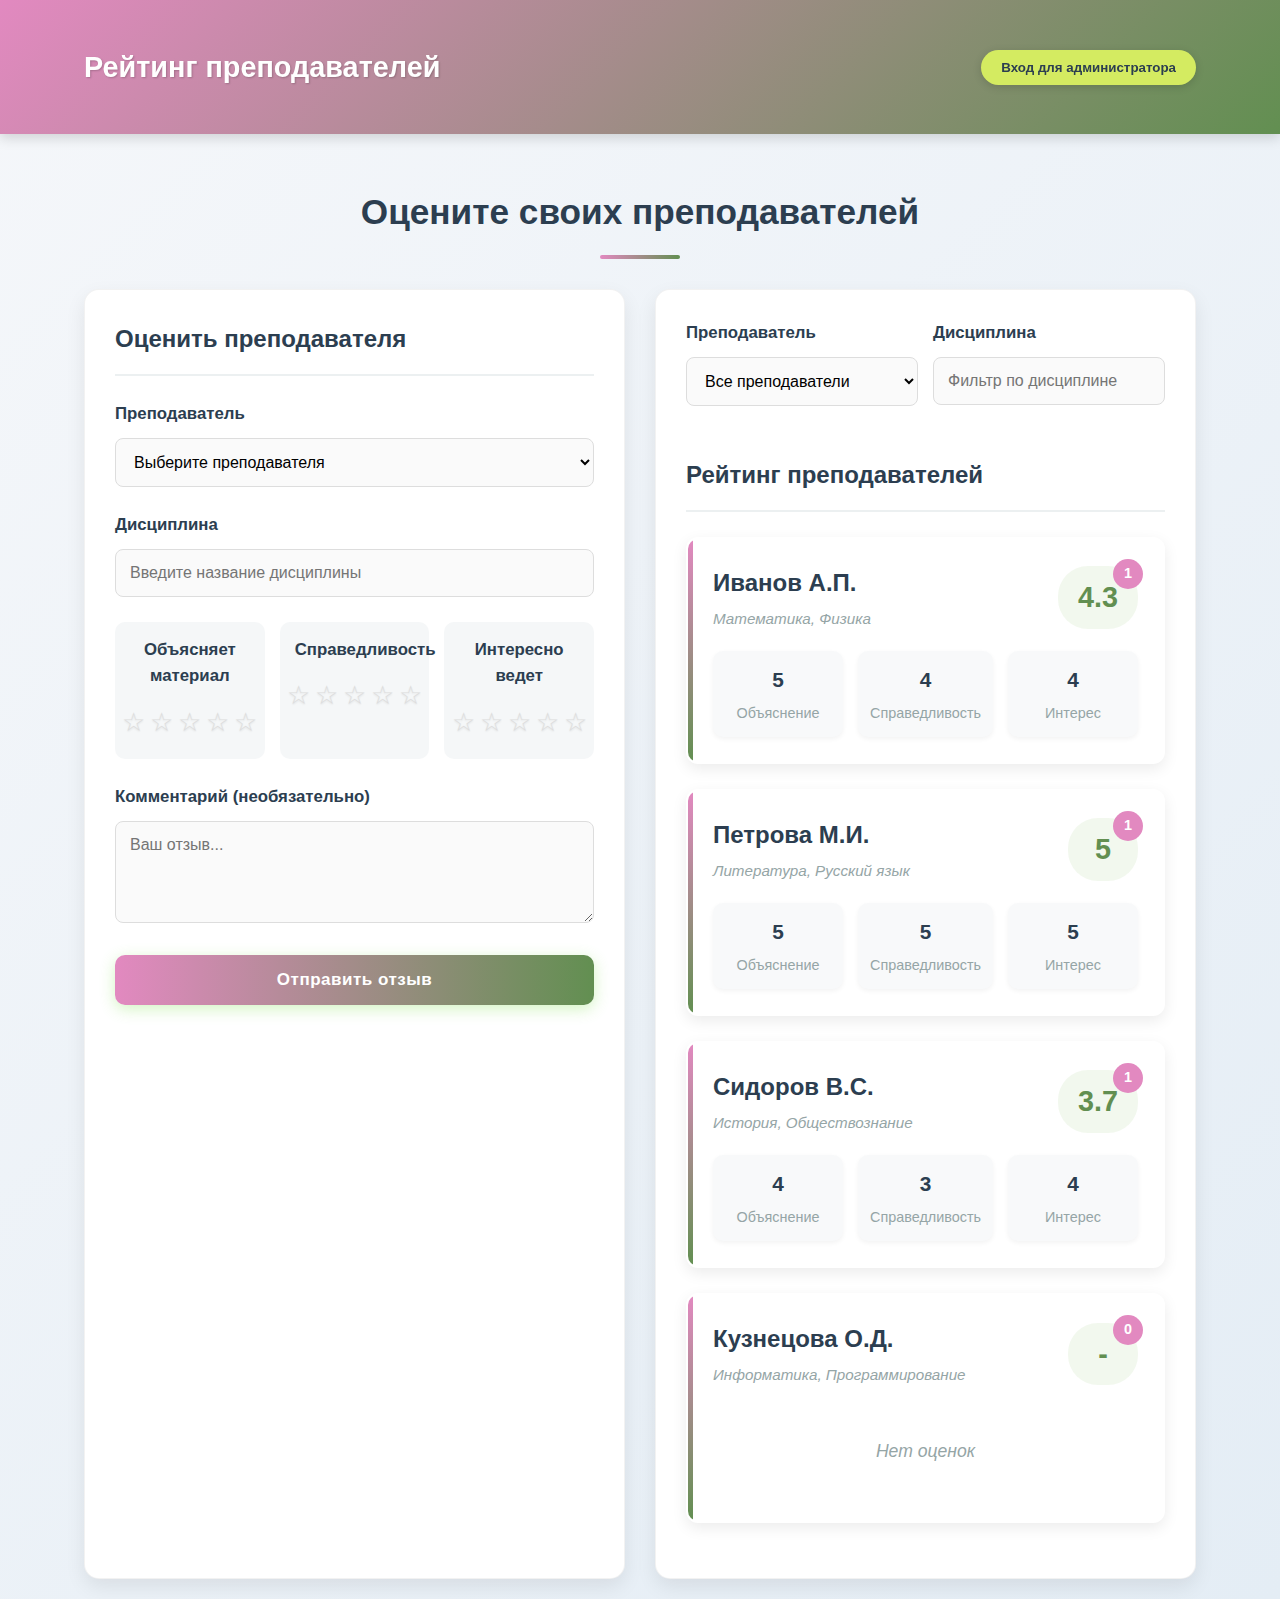
<file: Сайтик 2.0/index.html>
<!DOCTYPE html>
<html lang="ru">
<head>
    <meta charset="UTF-8">
    <meta name="viewport" content="width=device-width, initial-scale=1.0">
    <title>Рейтинг преподавателей</title>
    <link rel="stylesheet" href="style.css">
</head>
<body>
    <header>
        <div class="container header-content">
            <h1>Рейтинг преподавателей</h1>
            <button class="admin-btn" id="adminBtn">Вход для администратора</button>
        </div>
    </header>
    
    <div class="container">
        <h2 class="page-title">Оцените своих преподавателей</h2>
        
        <div class="main-content">
            <div class="card">
                <h2>Оценить преподавателя</h2>
                <form id="reviewForm">
                    <div class="form-group">
                        <label for="teacher">Преподаватель</label>
                        <select id="teacher" required>
                            <option value="">Выберите преподавателя</option>
                            <option value="1">Иванов А.П. (Математика, Физика)</option>
                            <option value="2">Петрова М.И. (Литература, Русский язык)</option>
                            <option value="3">Сидоров В.С. (История, Обществознание)</option>
                            <option value="4">Кузнецова О.Д. (Информатика, Программирование)</option>
                        </select>
                        <div id="teacherDisciplines" style="margin-top: 8px; font-size: 0.9rem; color: var(--gray); display: none;">
                            Ведет дисциплины: <span id="disciplinesList"></span>
                        </div>
                    </div>
                    
                    <div class="form-group">
                        <label for="discipline">Дисциплина</label>
                        <input type="text" id="discipline" placeholder="Введите название дисциплины" required>
                    </div>
                    
                    <div class="rating-container">
                        <div class="rating-item">
                            <label>Объясняет материал</label>
                            <div class="stars" id="clarityStars">
                                <span class="star" data-value="1">☆</span>
                                <span class="star" data-value="2">☆</span>
                                <span class="star" data-value="3">☆</span>
                                <span class="star" data-value="4">☆</span>
                                <span class="star" data-value="5">☆</span>
                            </div>
                            <input type="hidden" id="clarityRating" value="0" required>
                        </div>
                        
                        <div class="rating-item">
                            <label>Справедливость</label>
                            <div class="stars" id="fairnessStars">
                                <span class="star" data-value="1">☆</span>
                                <span class="star" data-value="2">☆</span>
                                <span class="star" data-value="3">☆</span>
                                <span class="star" data-value="4">☆</span>
                                <span class="star" data-value="5">☆</span>
                            </div>
                            <input type="hidden" id="fairnessRating" value="0" required>
                        </div>
                        
                        <div class="rating-item">
                            <label>Интересно ведет</label>
                            <div class="stars" id="engagementStars">
                                <span class="star" data-value="1">☆</span>
                                <span class="star" data-value="2">☆</span>
                                <span class="star" data-value="3">☆</span>
                                <span class="star" data-value="4">☆</span>
                                <span class="star" data-value="5">☆</span>
                            </div>
                            <input type="hidden" id="engagementRating" value="0" required>
                        </div>
                    </div>
                    
                    <div class="form-group">
                        <label for="comment">Комментарий (необязательно)</label>
                        <textarea id="comment" rows="4" placeholder="Ваш отзыв..."></textarea>
                    </div>
                    
                    <button type="submit" class="submit-btn">Отправить отзыв</button>
                </form>
            </div>
            
            <div class="card">
                <div class="filters">
                    <div class="form-group">
                        <label for="filterTeacher">Преподаватель</label>
                        <select id="filterTeacher">
                            <option value="">Все преподаватели</option>
                            <option value="1">Иванов А.П.</option>
                            <option value="2">Петрова М.И.</option>
                            <option value="3">Сидоров В.С.</option>
                            <option value="4">Кузнецова О.Д.</option>
                        </select>
                    </div>
                    
                    <div class="form-group">
                        <label for="filterDiscipline">Дисциплина</label>
                        <input type="text" id="filterDiscipline" placeholder="Фильтр по дисциплине">
                    </div>
                </div>
                
                <h2>Рейтинг преподавателей</h2>
                <div id="teachersList">
                    <!-- Преподаватели будут загружены через JavaScript -->
                </div>
            </div>
        </div>
    </div>
    
    <!-- Панель администратора -->
    <div class="admin-panel" id="adminPanel">
        <div class="admin-content">
            <div class="admin-header">
                <h3 class="admin-title">Панель модерации отзывов</h3>
                <button class="close-admin" id="closeAdmin">×</button>
            </div>
            
            <div id="adminContent">
                <!-- Контент будет загружен через JavaScript -->
            </div>
        </div>
    </div>
    
    <!-- Toast сообщения -->
    <div class="toast" id="toast"></div>
    
    <script src="script.js"></script>
</body>
</html>
</file>
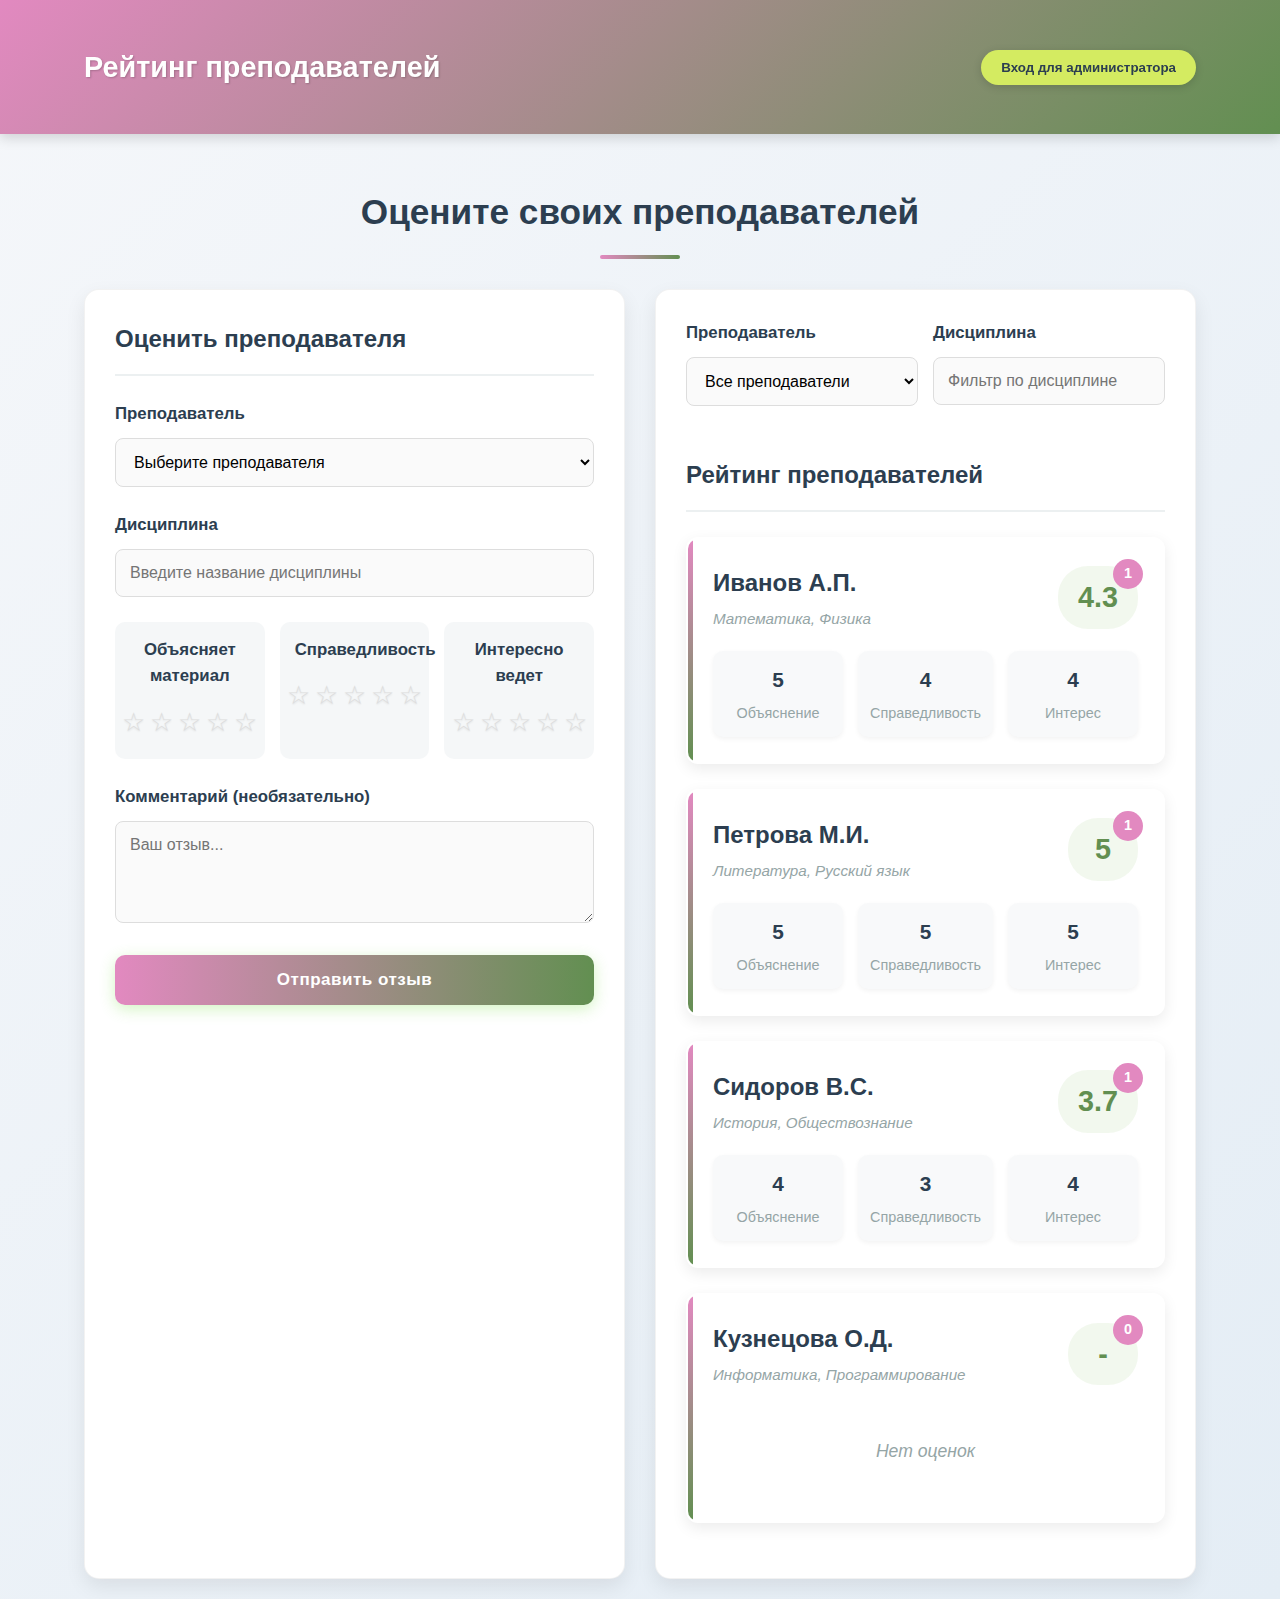
<file: Сайтик/index.html>
<!DOCTYPE html>
<html lang="ru">
<head>
    <meta charset="UTF-8">
    <meta name="viewport" content="width=device-width, initial-scale=1.0">
    <title>Рейтинг преподавателей</title>
    <link rel="stylesheet" href="style.css">
</head>
<body>
    <header>
        <div class="container header-content">
            <h1>Рейтинг преподавателей</h1>
            <button class="admin-btn" id="adminBtn">Вход для администратора</button>
        </div>
    </header>
    
    <div class="container">
        <h2 class="page-title">Оцените своих преподавателей</h2>
        
        <div class="main-content">
            <div class="card">
                <h2>Оценить преподавателя</h2>
                <form id="reviewForm">
                    <div class="form-group">
                        <label for="teacher">Преподаватель</label>
                        <select id="teacher" required>
                            <option value="">Выберите преподавателя</option>
                            <option value="1">Иванов А.П. (Математика, Физика)</option>
                            <option value="2">Петрова М.И. (Литература, Русский язык)</option>
                            <option value="3">Сидоров В.С. (История, Обществознание)</option>
                            <option value="4">Кузнецова О.Д. (Информатика, Программирование)</option>
                        </select>
                        <div id="teacherDisciplines" style="margin-top: 8px; font-size: 0.9rem; color: var(--gray); display: none;">
                            Ведет дисциплины: <span id="disciplinesList"></span>
                        </div>
                        <div class="time-limit-message" id="timeLimitMessage">
                            Вы сможете отправить следующий отзыв для этого преподавателя через: <span id="timer">30:00</span>
                        </div>
                    </div>
                    
                    <div class="form-group">
                        <label for="discipline">Дисциплина</label>
                        <input type="text" id="discipline" placeholder="Введите название дисциплины" required>
                    </div>
                    
                    <div class="rating-container">
                        <div class="rating-item">
                            <label>Объясняет материал</label>
                            <div class="stars" id="clarityStars">
                                <span class="star" data-value="1">☆</span>
                                <span class="star" data-value="2">☆</span>
                                <span class="star" data-value="3">☆</span>
                                <span class="star" data-value="4">☆</span>
                                <span class="star" data-value="5">☆</span>
                            </div>
                            <input type="hidden" id="clarityRating" value="0" required>
                        </div>
                        
                        <div class="rating-item">
                            <label>Справедливость</label>
                            <div class="stars" id="fairnessStars">
                                <span class="star" data-value="1">☆</span>
                                <span class="star" data-value="2">☆</span>
                                <span class="star" data-value="3">☆</span>
                                <span class="star" data-value="4">☆</span>
                                <span class="star" data-value="5">☆</span>
                            </div>
                            <input type="hidden" id="fairnessRating" value="0" required>
                        </div>
                        
                        <div class="rating-item">
                            <label>Интересно ведет</label>
                            <div class="stars" id="engagementStars">
                                <span class="star" data-value="1">☆</span>
                                <span class="star" data-value="2">☆</span>
                                <span class="star" data-value="3">☆</span>
                                <span class="star" data-value="4">☆</span>
                                <span class="star" data-value="5">☆</span>
                            </div>
                            <input type="hidden" id="engagementRating" value="0" required>
                        </div>
                    </div>
                    
                    <div class="form-group">
                        <label for="comment">Комментарий (необязательно)</label>
                        <textarea id="comment" rows="4" placeholder="Ваш отзыв..."></textarea>
                    </div>
                    
                    <button type="submit" class="submit-btn">Отправить отзыв</button>
                </form>
            </div>
            
            <div class="card">
                <div class="filters">
                    <div class="form-group">
                        <label for="filterTeacher">Преподаватель</label>
                        <select id="filterTeacher">
                            <option value="">Все преподаватели</option>
                            <option value="1">Иванов А.П.</option>
                            <option value="2">Петрова М.И.</option>
                            <option value="3">Сидоров В.С.</option>
                            <option value="4">Кузнецова О.Д.</option>
                        </select>
                    </div>
                    
                    <div class="form-group">
                        <label for="filterDiscipline">Дисциплина</label>
                        <input type="text" id="filterDiscipline" placeholder="Фильтр по дисциплине">
                    </div>
                </div>
                
                <h2>Рейтинг преподавателей</h2>
                <div id="teachersList">
                    <!-- Преподаватели в JavaScript -->
                </div>
            </div>
        </div>
    </div>
    
    <!-- Панель администратора -->
    <div class="admin-panel" id="adminPanel">
        <div class="admin-content">
            <div class="admin-header">
                <h3 class="admin-title">Панель модерации отзывов</h3>
                <button class="close-admin" id="closeAdmin">×</button>
            </div>
            
            <div id="adminContent">
                <!-- Контент в JavaScript -->
            </div>
        </div>
    </div>
    
    <!-- Toast сообщения -->
    <div class="toast" id="toast"></div>
    
    <script src="script.js"></script>
</body>
</html>
</file>
<file: Сайтик 2.0/style.css>
:root {
    --primary: #3498db;
    --secondary: #2ecc71;
    --danger: #e74c3c;
    --dark: #2c3e50;
    --light: #ecf0f1;
    --gray: #95a5a6;
    --purple: #9b59b6;
    --pink: #e289c0;
    --green: #628f51;
    --blue: #6aaec1;
    --gold: #d4eb61;
}

* {
    margin: 0;
    padding: 0;
    box-sizing: border-box;
    font-family: 'Segoe UI', Tahoma, Geneva, Verdana, sans-serif;
}

body {
    background: linear-gradient(135deg, #f5f7fa 0%, #e4edf5 100%);
    color: #333;
    line-height: 1.6;
    min-height: 100vh;
}

.container {
    width: 90%;
    max-width: 1200px;
    margin: 0 auto;
    padding: 20px;
}

header {
    background: linear-gradient(135deg, var(--pink), var(--green));
    color: white;
    padding: 1.5rem 0;
    box-shadow: 0 4px 12px rgba(0,0,0,0.15);
    position: sticky;
    top: 0;
    z-index: 100;
}

.header-content {
    display: flex;
    justify-content: space-between;
    align-items: center;
}

h1 {
    font-size: 1.8rem;
    font-weight: 700;
    text-shadow: 1px 1px 2px rgba(0,0,0,0.2);
}

.admin-btn {
    background-color: var(--gold);
    color: var(--dark);
    border: none;
    padding: 10px 20px;
    border-radius: 30px;
    cursor: pointer;
    font-weight: 600;
    transition: all 0.3s;
    box-shadow: 0 2px 8px rgba(0,0,0,0.15);
}

.admin-btn:hover {
    background-color: var(--gold);
    transform: translateY(-3px);
    box-shadow: 0 4px 12px rgba(0,0,0,0.2);
}

.main-content {
    display: grid;
    grid-template-columns: 1fr 1fr;
    gap: 30px;
    margin-top: 30px;
}

@media (max-width: 900px) {
    .main-content {
        grid-template-columns: 1fr;
    }
}

.card {
    background: white;
    border-radius: 15px;
    box-shadow: 0 8px 20px rgba(0,0,0,0.08);
    padding: 30px;
    transition: all 0.3s ease;
    border: 1px solid rgba(0,0,0,0.05);
}

.card:hover {
    transform: translateY(-8px);
    box-shadow: 0 12px 30px rgba(0,0,0,0.12);
}

.card h2 {
    color: var(--dark);
    margin-bottom: 25px;
    padding-bottom: 15px;
    border-bottom: 2px solid var(--light);
    font-size: 1.5rem;
}

.form-group {
    margin-bottom: 25px;
}

label {
    display: block;
    margin-bottom: 10px;
    font-weight: 600;
    color: var(--dark);
    font-size: 1.05rem;
}

select, input, textarea {
    width: 100%;
    padding: 14px;
    border: 1px solid #ddd;
    border-radius: 8px;
    font-size: 16px;
    transition: all 0.3s;
    background-color: #fafafa;
}

select:focus, input:focus, textarea:focus {
    border-color: var(--pink);
    outline: none;
    box-shadow: 0 0 0 3px rgba(219, 52, 163, 0.2);
    background-color: white;
}

.rating-container {
    display: flex;
    justify-content: space-between;
    margin-bottom: 25px;
    flex-wrap: wrap;
    gap: 15px;
}

.rating-item {
    text-align: center;
    flex: 1;
    min-width: 120px;
    padding: 15px;
    background: rgba(236, 240, 241, 0.5);
    border-radius: 10px;
    transition: all 0.3s;
}

.rating-item:hover {
    background: rgba(236, 240, 241, 0.9);
    transform: scale(1.03);
}

.rating-item label {
    display: block;
    margin-bottom: 12px;
    color: var(--dark);
}

.stars {
    display: flex;
    justify-content: center;
    gap: 5px;
}

.star {
    font-size: 26px;
    cursor: pointer;
    color: #ddd;
    transition: all 0.2s;
    text-shadow: 0 1px 2px rgba(0,0,0,0.1);
}

.star.active {
    color: var(--gold);
    text-shadow: 0 1px 3px rgba(241, 196, 15, 0.4);
}

.submit-btn {
    background: linear-gradient(to right, var(--pink), var(--green));
    color: white;
    border: none;
    padding: 15px 25px;
    width: 100%;
    border-radius: 10px;
    font-size: 17px;
    font-weight: 700;
    cursor: pointer;
    transition: all 0.3s;
    letter-spacing: 0.5px;
    box-shadow: 0 4px 15px rgba(110, 219, 52, 0.3);
}

.submit-btn:hover {
    transform: translateY(-3px);
    box-shadow: 0 6px 20px rgba(240, 83, 167, 0.4);
    background: linear-gradient(to right, var(--pink), var(--green));
}

.filters {
    display: flex;
    gap: 15px;
    margin-bottom: 25px;
    flex-wrap: wrap;
}

.filters .form-group {
    flex: 1;
    min-width: 200px;
}

.teacher-card {
    background: white;
    border-radius: 12px;
    box-shadow: 0 5px 15px rgba(0,0,0,0.08);
    padding: 25px;
    margin-bottom: 25px;
    transition: all 0.3s;
    cursor: pointer;
    border: 2px solid transparent;
    position: relative;
    overflow: hidden;
}

.teacher-card:hover {
    transform: translateX(8px);
    box-shadow: 0 8px 25px rgba(0,0,0,0.12);
    border-color: rgba(155, 89, 182, 0.2);
}

.teacher-card::before {
    content: "";
    position: absolute;
    top: 0;
    left: 0;
    width: 5px;
    height: 100%;
    background: linear-gradient(to bottom, var(--pink), var(--green));
}

.teacher-header {
    display: flex;
    justify-content: space-between;
    align-items: center;
    margin-bottom: 20px;
}

.teacher-name {
    font-size: 1.5rem;
    font-weight: 700;
    color: var(--dark);
}

.teacher-discipline {
    color: var(--gray);
    font-style: italic;
    margin-top: 5px;
    font-size: 0.95rem;
}

.avg-rating {
    font-size: 1.8rem;
    font-weight: 800;
    color: var(--green);
    background: rgba(131, 182, 89, 0.1);
    padding: 8px 20px;
    border-radius: 30px;
    min-width: 70px;
    text-align: center;
}

.rating-details {
    display: grid;
    grid-template-columns: repeat(3, 1fr);
    gap: 15px;
    margin-top: 20px;
}

.rating-detail {
    text-align: center;
    padding: 12px;
    background: #f8f9fa;
    border-radius: 10px;
    box-shadow: 0 2px 5px rgba(0,0,0,0.05);
    transition: all 0.3s;
}

.rating-detail:hover {
    transform: translateY(-3px);
    box-shadow: 0 5px 10px rgba(0,0,0,0.08);
}

.detail-value {
    font-size: 1.3rem;
    font-weight: 800;
    color: var(--dark);
    margin-bottom: 5px;
}

.detail-label {
    font-size: 0.9rem;
    color: var(--gray);
    font-weight: 500;
}

.admin-panel {
    position: fixed;
    top: 0;
    left: 0;
    width: 100%;
    height: 100%;
    background: rgba(0,0,0,0.85);
    display: flex;
    justify-content: center;
    align-items: center;
    z-index: 1000;
    display: none;
    backdrop-filter: blur(5px);
}

.admin-content {
    background: white;
    width: 90%;
    max-width: 900px;
    max-height: 90vh;
    border-radius: 15px;
    overflow: hidden;
    display: flex;
    flex-direction: column;
    box-shadow: 0 15px 50px rgba(0,0,0,0.3);
}

.admin-header {
    background: linear-gradient(to right, var(--blue), var(--pink));
    color: white;
    padding: 25px;
    display: flex;
    justify-content: space-between;
    align-items: center;
}

.admin-title {
    font-size: 1.6rem;
    font-weight: 700;
}

.close-admin {
    background: none;
    border: none;
    color: white;
    font-size: 2rem;
    cursor: pointer;
    transition: all 0.3s;
}

.close-admin:hover {
    transform: scale(1.1);
}

.reviews-list {
    padding: 25px;
    overflow-y: auto;
    flex-grow: 1;
}

.review-item {
    background: #f9f9f9;
    border-radius: 12px;
    padding: 20px;
    margin-bottom: 20px;
    border-left: 5px solid var(--pink);
    transition: all 0.3s;
}

.review-item:hover {
    transform: translateY(-3px);
    box-shadow: 0 5px 15px rgba(0,0,0,0.08);
}

.review-header {
    display: flex;
    justify-content: space-between;
    margin-bottom: 15px;
    flex-wrap: wrap;
    gap: 10px;
}

.review-teacher {
    font-weight: 700;
    font-size: 1.2rem;
    color: var(--dark);
}

.review-discipline {
    color: var(--pink);
    font-weight: 600;
    font-size: 0.95rem;
    margin-top: 5px;
}

.review-ratings {
    display: flex;
    gap: 20px;
    margin-bottom: 15px;
    flex-wrap: wrap;
}

.review-rating {
    display: flex;
    align-items: center;
    gap: 5px;
    background: rgba(83, 219, 52, 0.1);
    padding: 8px 15px;
    border-radius: 20px;
}

.review-rating-value {
    font-weight: 700;
    color: var(--green);
    font-size: 1.1rem;
}

.review-comment {
    margin: 15px 0;
    padding: 15px;
    background: white;
    border-radius: 8px;
    border: 1px solid #eee;
    font-style: italic;
    line-height: 1.5;
}

.review-actions {
    display: flex;
    gap: 15px;
    margin-top: 15px;
}

.btn {
    padding: 10px 20px;
    border: none;
    border-radius: 8px;
    cursor: pointer;
    font-weight: 600;
    transition: all 0.3s;
    flex: 1;
    font-size: 1rem;
}

.btn-approve {
    background: linear-gradient(to right, var(--secondary), #27ae60);
    color: white;
}

.btn-approve:hover {
    transform: translateY(-3px);
    box-shadow: 0 4px 12px rgba(46, 204, 113, 0.3);
}

.btn-reject {
    background: linear-gradient(to right, var(--danger), #c0392b);
    color: white;
}

.btn-reject:hover {
    transform: translateY(-3px);
    box-shadow: 0 4px 12px rgba(231, 76, 60, 0.3);
}

.login-form {
    padding: 40px;
    text-align: center;
    max-width: 500px;
    margin: 0 auto;
}

.login-form h2 {
    margin-bottom: 30px;
    color: var(--dark);
    font-size: 1.8rem;
}

.login-form .form-group {
    margin-bottom: 25px;
}

.toast {
    position: fixed;
    bottom: 30px;
    right: 30px;
    padding: 18px 30px;
    border-radius: 10px;
    color: white;
    font-weight: 600;
    box-shadow: 0 8px 25px rgba(0,0,0,0.2);
    z-index: 2000;
    transform: translateY(100px);
    opacity: 0;
    transition: all 0.4s;
    font-size: 1.05rem;
    max-width: 400px;
}

.toast.show {
    transform: translateY(0);
    opacity: 1;
}

.toast.success {
    background: linear-gradient(to right, var(--secondary), #27ae60);
}

.toast.error {
    background: linear-gradient(to right, var(--danger), #c0392b);
}

.no-reviews {
    text-align: center;
    padding: 30px;
    color: var(--gray);
    font-style: italic;
    font-size: 1.1rem;
}

.teacher-reviews {
    display: none;
    margin-top: 30px;
    padding-top: 25px;
    border-top: 1px solid #eee;
}

.teacher-reviews h3 {
    margin-bottom: 20px;
    color: var(--dark);
    font-size: 1.3rem;
}

.back-btn {
    background: var(--gray);
    color: white;
    border: none;
    padding: 10px 20px;
    border-radius: 30px;
    cursor: pointer;
    font-weight: 600;
    margin-top: 20px;
    transition: all 0.3s;
}

.back-btn:hover {
    background: #7f8c8d;
    transform: translateY(-3px);
}

.review-count {
    position: absolute;
    top: 20px;
    right: 20px;
    background: var(--pink);
    color: white;
    width: 30px;
    height: 30px;
    border-radius: 50%;
    display: flex;
    align-items: center;
    justify-content: center;
    font-weight: 700;
    font-size: 0.9rem;
}

.page-title {
    text-align: center;
    margin: 30px 0;
    color: var(--dark);
    font-size: 2.2rem;
    position: relative;
}

.page-title::after {
    content: "";
    display: block;
    width: 80px;
    height: 4px;
    background: linear-gradient(to right, var(--pink), var(--green));
    margin: 15px auto 0;
    border-radius: 2px;
}
</file>
<file: Сайтик/style.css>
:root {
    --primary: #3498db;
    --secondary: #2ecc71;
    --danger: #e74c3c;
    --dark: #2c3e50;
    --light: #ecf0f1;
    --gray: #95a5a6;
    --purple: #9b59b6;
    --pink: #e289c0;
    --green: #628f51;
    --blue: #6aaec1;
    --gold: #d4eb61;
}

* {
    margin: 0;
    padding: 0;
    box-sizing: border-box;
    font-family: 'Segoe UI', Tahoma, Geneva, Verdana, sans-serif;
}

body {
    background: linear-gradient(135deg, #f5f7fa 0%, #e4edf5 100%);
    color: #333;
    line-height: 1.6;
    min-height: 100vh;
}

.container {
    width: 90%;
    max-width: 1200px;
    margin: 0 auto;
    padding: 20px;
}

header {
    background: linear-gradient(135deg, var(--pink), var(--green));
    color: white;
    padding: 1.5rem 0;
    box-shadow: 0 4px 12px rgba(0,0,0,0.15);
    position: sticky;
    top: 0;
    z-index: 100;
}

.header-content {
    display: flex;
    justify-content: space-between;
    align-items: center;
}

h1 {
    font-size: 1.8rem;
    font-weight: 700;
    text-shadow: 1px 1px 2px rgba(0,0,0,0.2);
}

.admin-btn {
    background-color: var(--gold);
    color: var(--dark);
    border: none;
    padding: 10px 20px;
    border-radius: 30px;
    cursor: pointer;
    font-weight: 600;
    transition: all 0.3s;
    box-shadow: 0 2px 8px rgba(0,0,0,0.15);
}

.admin-btn:hover {
    background-color: var(--gold);
    transform: translateY(-3px);
    box-shadow: 0 4px 12px rgba(0,0,0,0.2);
}

.main-content {
    display: grid;
    grid-template-columns: 1fr 1fr;
    gap: 30px;
    margin-top: 30px;
}

@media (max-width: 900px) {
    .main-content {
        grid-template-columns: 1fr;
    }
}

.card {
    background: white;
    border-radius: 15px;
    box-shadow: 0 8px 20px rgba(0,0,0,0.08);
    padding: 30px;
    transition: all 0.3s ease;
    border: 1px solid rgba(0,0,0,0.05);
}

.card:hover {
    transform: translateY(-8px);
    box-shadow: 0 12px 30px rgba(0,0,0,0.12);
}

.card h2 {
    color: var(--dark);
    margin-bottom: 25px;
    padding-bottom: 15px;
    border-bottom: 2px solid var(--light);
    font-size: 1.5rem;
}

.form-group {
    margin-bottom: 25px;
}

label {
    display: block;
    margin-bottom: 10px;
    font-weight: 600;
    color: var(--dark);
    font-size: 1.05rem;
}

select, input, textarea {
    width: 100%;
    padding: 14px;
    border: 1px solid #ddd;
    border-radius: 8px;
    font-size: 16px;
    transition: all 0.3s;
    background-color: #fafafa;
}

select:focus, input:focus, textarea:focus {
    border-color: var(--pink);
    outline: none;
    box-shadow: 0 0 0 3px rgba(219, 52, 163, 0.2);
    background-color: white;
}

.rating-container {
    display: flex;
    justify-content: space-between;
    margin-bottom: 25px;
    flex-wrap: wrap;
    gap: 15px;
}

.rating-item {
    text-align: center;
    flex: 1;
    min-width: 120px;
    padding: 15px;
    background: rgba(236, 240, 241, 0.5);
    border-radius: 10px;
    transition: all 0.3s;
}

.rating-item:hover {
    background: rgba(236, 240, 241, 0.9);
    transform: scale(1.03);
}

.rating-item label {
    display: block;
    margin-bottom: 12px;
    color: var(--dark);
}

.stars {
    display: flex;
    justify-content: center;
    gap: 5px;
}

.star {
    font-size: 26px;
    cursor: pointer;
    color: #ddd;
    transition: all 0.2s;
    text-shadow: 0 1px 2px rgba(0,0,0,0.1);
}

.star.active {
    color: var(--gold);
    text-shadow: 0 1px 3px rgba(241, 196, 15, 0.4);
}

.submit-btn {
    background: linear-gradient(to right, var(--pink), var(--green));
    color: white;
    border: none;
    padding: 15px 25px;
    width: 100%;
    border-radius: 10px;
    font-size: 17px;
    font-weight: 700;
    cursor: pointer;
    transition: all 0.3s;
    letter-spacing: 0.5px;
    box-shadow: 0 4px 15px rgba(110, 219, 52, 0.3);
}

.submit-btn:hover {
    transform: translateY(-3px);
    box-shadow: 0 6px 20px rgba(240, 83, 167, 0.4);
    background: linear-gradient(to right, var(--pink), var(--green));
}

.filters {
    display: flex;
    gap: 15px;
    margin-bottom: 25px;
    flex-wrap: wrap;
}

.filters .form-group {
    flex: 1;
    min-width: 200px;
}

.teacher-card {
    background: white;
    border-radius: 12px;
    box-shadow: 0 5px 15px rgba(0,0,0,0.08);
    padding: 25px;
    margin-bottom: 25px;
    transition: all 0.3s;
    cursor: pointer;
    border: 2px solid transparent;
    position: relative;
    overflow: hidden;
}

.teacher-card:hover {
    transform: translateX(8px);
    box-shadow: 0 8px 25px rgba(0,0,0,0.12);
    border-color: rgba(155, 89, 182, 0.2);
}

.teacher-card::before {
    content: "";
    position: absolute;
    top: 0;
    left: 0;
    width: 5px;
    height: 100%;
    background: linear-gradient(to bottom, var(--pink), var(--green));
}

.teacher-header {
    display: flex;
    justify-content: space-between;
    align-items: center;
    margin-bottom: 20px;
}

.teacher-name {
    font-size: 1.5rem;
    font-weight: 700;
    color: var(--dark);
}

.teacher-discipline {
    color: var(--gray);
    font-style: italic;
    margin-top: 5px;
    font-size: 0.95rem;
}

.avg-rating {
    font-size: 1.8rem;
    font-weight: 800;
    color: var(--green);
    background: rgba(131, 182, 89, 0.1);
    padding: 8px 20px;
    border-radius: 30px;
    min-width: 70px;
    text-align: center;
}

.rating-details {
    display: grid;
    grid-template-columns: repeat(3, 1fr);
    gap: 15px;
    margin-top: 20px;
}

.rating-detail {
    text-align: center;
    padding: 12px;
    background: #f8f9fa;
    border-radius: 10px;
    box-shadow: 0 2px 5px rgba(0,0,0,0.05);
    transition: all 0.3s;
}

.rating-detail:hover {
    transform: translateY(-3px);
    box-shadow: 0 5px 10px rgba(0,0,0,0.08);
}

.detail-value {
    font-size: 1.3rem;
    font-weight: 800;
    color: var(--dark);
    margin-bottom: 5px;
}

.detail-label {
    font-size: 0.9rem;
    color: var(--gray);
    font-weight: 500;
}

.admin-panel {
    position: fixed;
    top: 0;
    left: 0;
    width: 100%;
    height: 100%;
    background: rgba(0,0,0,0.85);
    display: flex;
    justify-content: center;
    align-items: center;
    z-index: 1000;
    display: none;
    backdrop-filter: blur(5px);
}

.admin-content {
    background: white;
    width: 90%;
    max-width: 900px;
    max-height: 90vh;
    border-radius: 15px;
    overflow: hidden;
    display: flex;
    flex-direction: column;
    box-shadow: 0 15px 50px rgba(0,0,0,0.3);
}

.admin-header {
    background: linear-gradient(to right, var(--blue), var(--pink));
    color: white;
    padding: 25px;
    display: flex;
    justify-content: space-between;
    align-items: center;
}

.admin-title {
    font-size: 1.6rem;
    font-weight: 700;
}

.close-admin {
    background: none;
    border: none;
    color: white;
    font-size: 2rem;
    cursor: pointer;
    transition: all 0.3s;
}

.close-admin:hover {
    transform: scale(1.1);
}

.reviews-list {
    padding: 25px;
    overflow-y: auto;
    flex-grow: 1;
}

.review-item {
    background: #f9f9f9;
    border-radius: 12px;
    padding: 20px;
    margin-bottom: 20px;
    border-left: 5px solid var(--pink);
    transition: all 0.3s;
}

.review-item:hover {
    transform: translateY(-3px);
    box-shadow: 0 5px 15px rgba(0,0,0,0.08);
}

.review-header {
    display: flex;
    justify-content: space-between;
    margin-bottom: 15px;
    flex-wrap: wrap;
    gap: 10px;
}

.review-teacher {
    font-weight: 700;
    font-size: 1.2rem;
    color: var(--dark);
}

.review-discipline {
    color: var(--pink);
    font-weight: 600;
    font-size: 0.95rem;
    margin-top: 5px;
}

.review-ratings {
    display: flex;
    gap: 20px;
    margin-bottom: 15px;
    flex-wrap: wrap;
}

.review-rating {
    display: flex;
    align-items: center;
    gap: 5px;
    background: rgba(83, 219, 52, 0.1);
    padding: 8px 15px;
    border-radius: 20px;
}

.review-rating-value {
    font-weight: 700;
    color: var(--green);
    font-size: 1.1rem;
}

.review-comment {
    margin: 15px 0;
    padding: 15px;
    background: white;
    border-radius: 8px;
    border: 1px solid #eee;
    font-style: italic;
    line-height: 1.5;
}

.review-actions {
    display: flex;
    gap: 15px;
    margin-top: 15px;
}

.btn {
    padding: 10px 20px;
    border: none;
    border-radius: 8px;
    cursor: pointer;
    font-weight: 600;
    transition: all 0.3s;
    flex: 1;
    font-size: 1rem;
}

.btn-approve {
    background: linear-gradient(to right, var(--secondary), #27ae60);
    color: white;
}

.btn-approve:hover {
    transform: translateY(-3px);
    box-shadow: 0 4px 12px rgba(46, 204, 113, 0.3);
}

.btn-reject {
    background: linear-gradient(to right, var(--danger), #c0392b);
    color: white;
}

.btn-reject:hover {
    transform: translateY(-3px);
    box-shadow: 0 4px 12px rgba(231, 76, 60, 0.3);
}

.login-form {
    padding: 40px;
    text-align: center;
    max-width: 500px;
    margin: 0 auto;
}

.login-form h2 {
    margin-bottom: 30px;
    color: var(--dark);
    font-size: 1.8rem;
}

.login-form .form-group {
    margin-bottom: 25px;
}

.toast {
    position: fixed;
    bottom: 30px;
    right: 30px;
    padding: 18px 30px;
    border-radius: 10px;
    color: white;
    font-weight: 600;
    box-shadow: 0 8px 25px rgba(0,0,0,0.2);
    z-index: 2000;
    transform: translateY(100px);
    opacity: 0;
    transition: all 0.4s;
    font-size: 1.05rem;
    max-width: 400px;
}

.toast.show {
    transform: translateY(0);
    opacity: 1;
}

.toast.success {
    background: linear-gradient(to right, var(--secondary), #27ae60);
}

.toast.error {
    background: linear-gradient(to right, var(--danger), #c0392b);
}

.no-reviews {
    text-align: center;
    padding: 30px;
    color: var(--gray);
    font-style: italic;
    font-size: 1.1rem;
}

.teacher-reviews {
    display: none;
    margin-top: 30px;
    padding-top: 25px;
    border-top: 1px solid #eee;
}

.teacher-reviews h3 {
    margin-bottom: 20px;
    color: var(--dark);
    font-size: 1.3rem;
}

.back-btn {
    background: var(--gray);
    color: white;
    border: none;
    padding: 10px 20px;
    border-radius: 30px;
    cursor: pointer;
    font-weight: 600;
    margin-top: 20px;
    transition: all 0.3s;
}

.back-btn:hover {
    background: #7f8c8d;
    transform: translateY(-3px);
}

.review-count {
    position: absolute;
    top: 20px;
    right: 20px;
    background: var(--pink);
    color: white;
    width: 30px;
    height: 30px;
    border-radius: 50%;
    display: flex;
    align-items: center;
    justify-content: center;
    font-weight: 700;
    font-size: 0.9rem;
}

.page-title {
    text-align: center;
    margin: 30px 0;
    color: var(--dark);
    font-size: 2.2rem;
    position: relative;
}

.page-title::after {
    content: "";
    display: block;
    width: 80px;
    height: 4px;
    background: linear-gradient(to right, var(--pink), var(--green));
    margin: 15px auto 0;
    border-radius: 2px;
}

.time-limit-message {
    background-color: #ffebee;
    border-left: 4px solid #e74c3c;
    padding: 12px 15px;
    margin: 15px 0;
    border-radius: 4px;
    font-size: 0.95rem;
    display: none;
}

.time-limit-message span {
    font-weight: 700;
    color: #e74c3c;
}

.pagination {
    display: flex;
    justify-content: center;
    align-items: center;
    margin: 25px 0;
    gap: 15px;
}

.pagination-btn {
    background: linear-gradient(to right, var(--blue), var(--pink));
    color: white;
    border: none;
    padding: 10px 20px;
    border-radius: 8px;
    cursor: pointer;
    font-weight: 600;
    transition: all 0.3s;
    min-width: 120px;
    text-align: center;
}

.pagination-btn:disabled {
    opacity: 0.5;
    cursor: not-allowed;
    background: var(--gray);
}

.pagination-btn:hover:not(:disabled) {
    transform: translateY(-3px);
    box-shadow: 0 4px 12px rgba(0,0,0,0.2);
}

.page-info {
    font-weight: 600;
    color: var(--dark);
    min-width: 150px;
    text-align: center;
}
</file>
